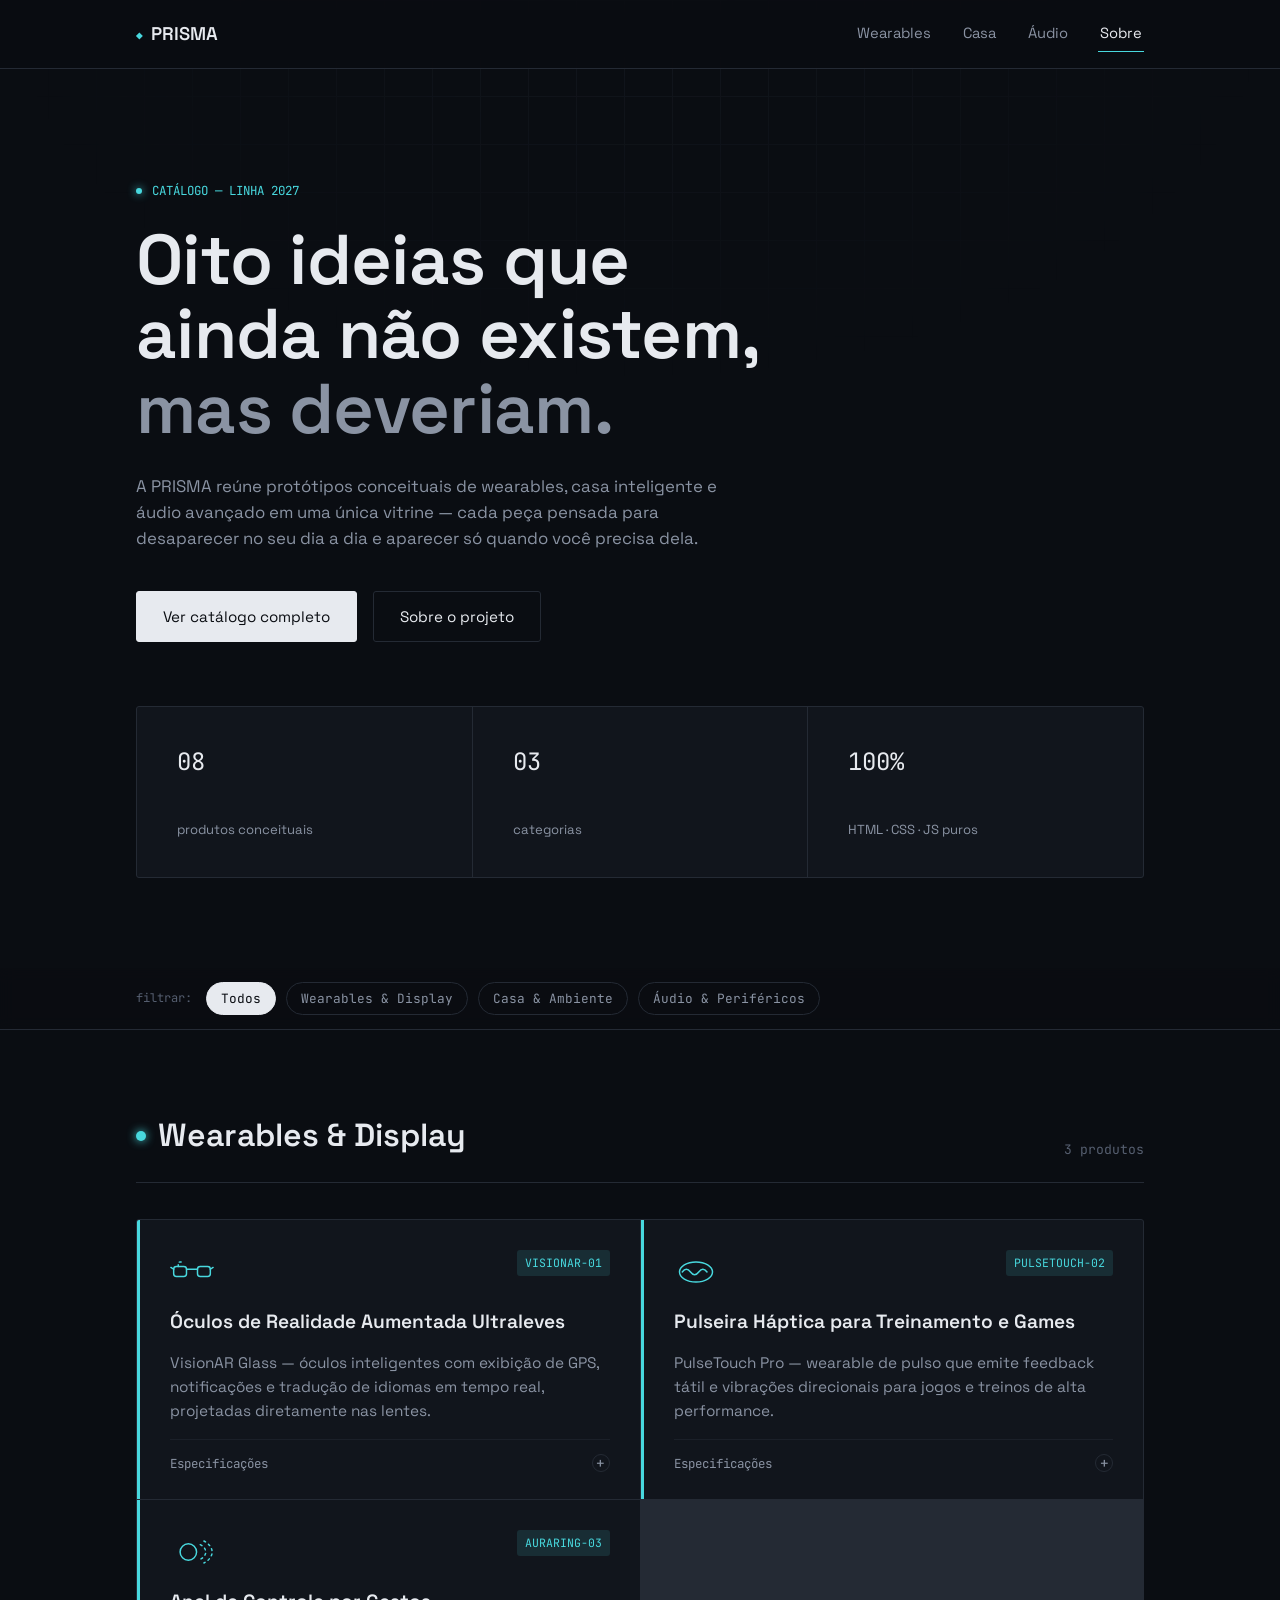
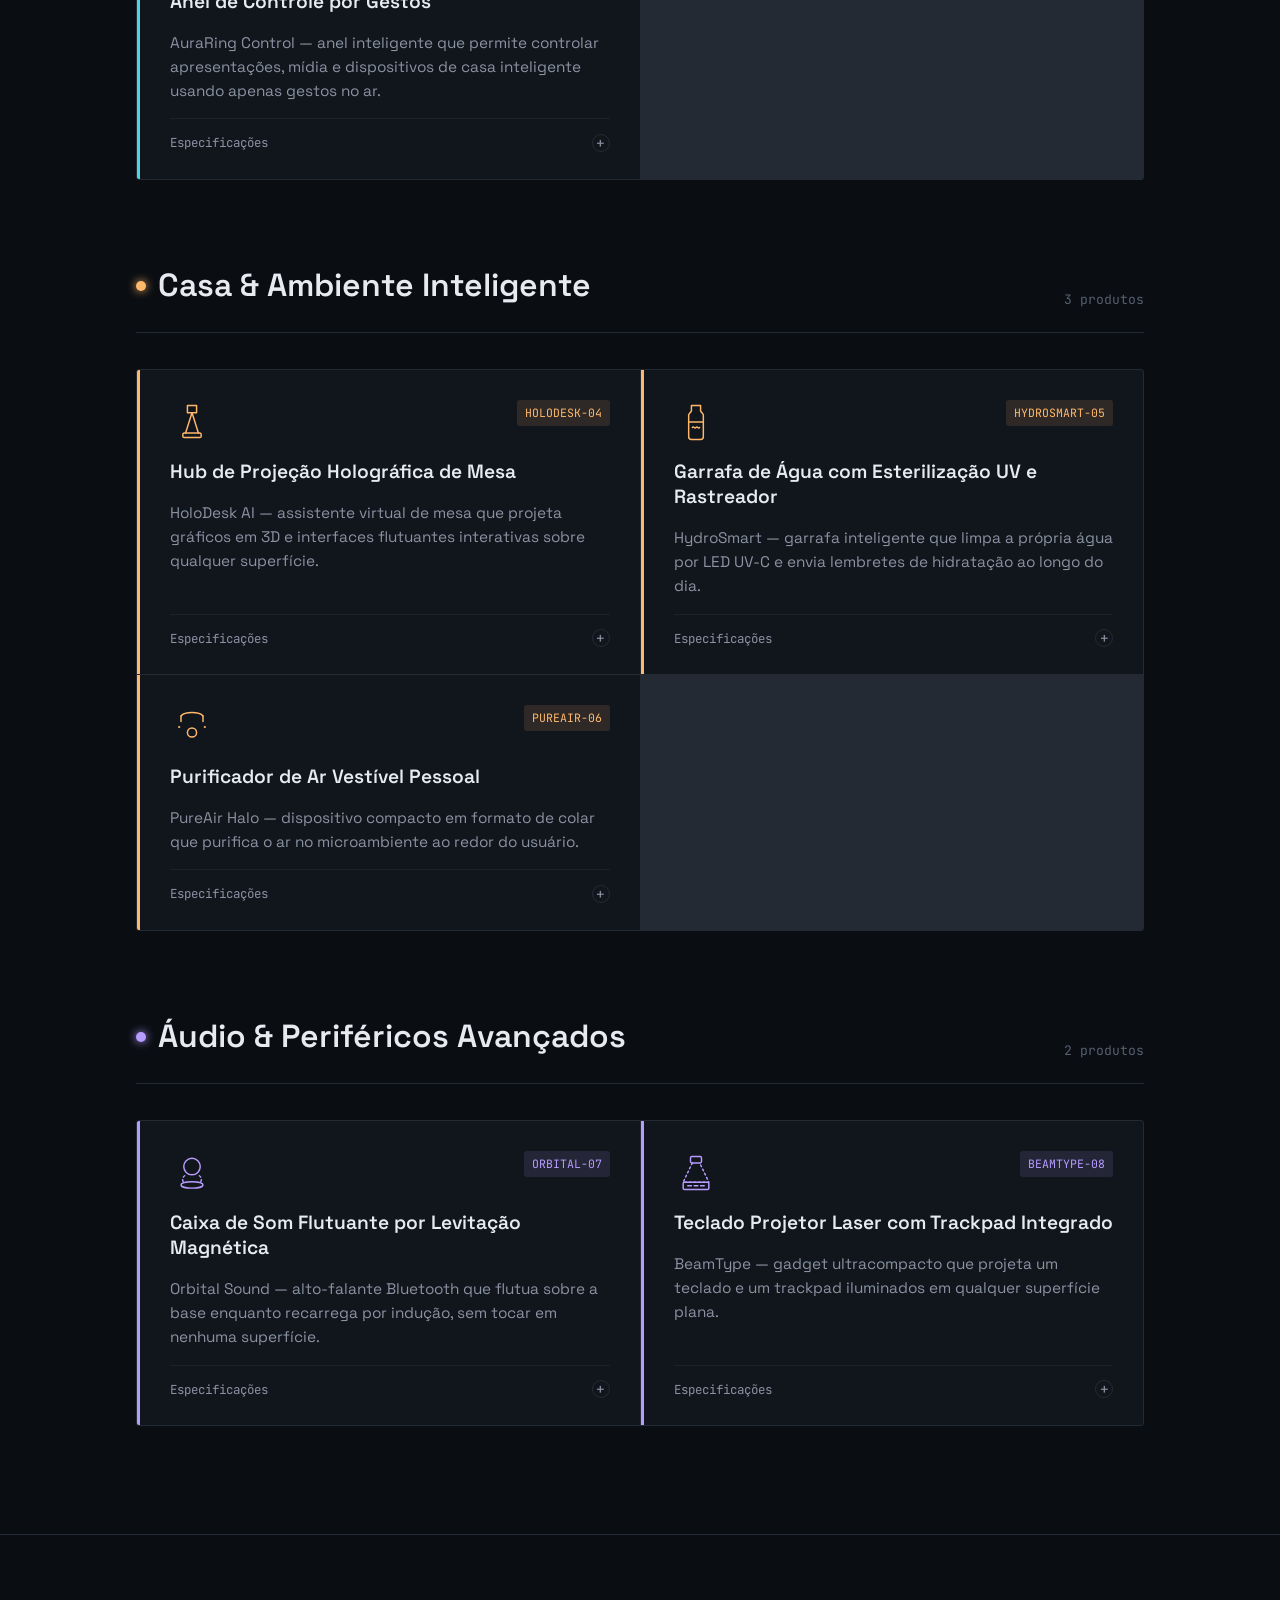
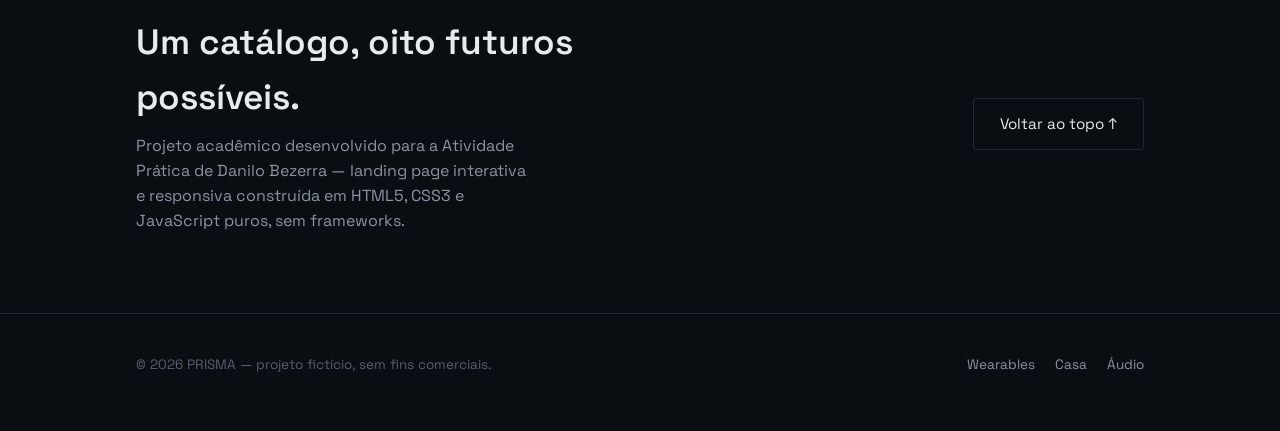
<file: index (1).html>
<!DOCTYPE html>
<html lang="pt-BR">
<head>
<meta charset="UTF-8">
<meta name="viewport" content="width=device-width, initial-scale=1.0">
<title>PRISMA — Catálogo de gadgets do futuro</title>
<meta name="description" content="PRISMA reúne wearables, casa inteligente e áudio avançado em um só catálogo. Landing page acadêmica desenvolvida em HTML, CSS e JavaScript puros.">
<link rel="preconnect" href="https://fonts.googleapis.com">
<link rel="preconnect" href="https://fonts.gstatic.com" crossorigin>
<link href="https://fonts.googleapis.com/css2?family=Space+Grotesk:wght@400;500;600;700&family=JetBrains+Mono:wght@400;500&display=swap" rel="stylesheet">
<link rel="stylesheet" href="style.css">
</head>
<body>

<div class="hud-grid" aria-hidden="true"></div>

<header class="site-header">
  <div class="wrap">
    <a href="#top" class="logo"><span class="mark">◆</span>PRISMA</a>
    <nav class="main-nav" id="main-nav">
      <a href="#wearables">Wearables</a>
      <a href="#casa">Casa</a>
      <a href="#audio">Áudio</a>
      <a href="#sobre">Sobre</a>
    </nav>
    <button class="nav-toggle" id="nav-toggle" aria-expanded="false" aria-controls="main-nav" aria-label="Abrir menu">
      <svg viewBox="0 0 24 24" fill="none" stroke="currentColor" stroke-width="1.8" stroke-linecap="round"><line x1="3" y1="6" x2="21" y2="6"/><line x1="3" y1="12" x2="21" y2="12"/><line x1="3" y1="18" x2="21" y2="18"/></svg>
    </button>
  </div>
</header>

<main id="top">

  <section class="hero">
    <div class="hero-scanline" aria-hidden="true"></div>
    <div class="wrap">
      <span class="hero-tag">CATÁLOGO — LINHA 2027</span>
      <h1>Oito ideias que ainda não existem, <em>mas deveriam.</em></h1>
      <p class="hero-sub">A PRISMA reúne protótipos conceituais de wearables, casa inteligente e áudio avançado em uma única vitrine — cada peça pensada para desaparecer no seu dia a dia e aparecer só quando você precisa dela.</p>
      <div class="hero-actions">
        <a href="#wearables" class="btn btn-primary">Ver catálogo completo</a>
        <a href="#sobre" class="btn btn-ghost">Sobre o projeto</a>
      </div>

      <div class="hero-meta">
        <div><div class="num">08</div><div class="lbl">produtos conceituais</div></div>
        <div><div class="num">03</div><div class="lbl">categorias</div></div>
        <div><div class="num">100%</div><div class="lbl">HTML · CSS · JS puros</div></div>
      </div>
    </div>
  </section>

  <div class="filter-bar">
    <div class="wrap">
      <span class="filter-label">filtrar:</span>
      <button class="chip is-active" data-filter="all">Todos</button>
      <button class="chip" data-filter="wearables">Wearables &amp; Display</button>
      <button class="chip" data-filter="casa">Casa &amp; Ambiente</button>
      <button class="chip" data-filter="audio">Áudio &amp; Periféricos</button>
    </div>
  </div>

  <!-- ===================== WEARABLES & DISPLAY ===================== -->
  <section class="category" id="wearables" data-cat="wearables">
    <div class="wrap">
      <div class="category-head">
        <h2><span class="dot"></span>Wearables &amp; Display</h2>
        <span class="category-count">3 produtos</span>
      </div>

      <div class="grid">

        <article class="card" data-cat="wearables">
          <div class="card-top">
            <svg class="card-icon" viewBox="0 0 48 48" fill="none" stroke="currentColor" stroke-width="1.6" stroke-linecap="round" stroke-linejoin="round">
              <rect x="4" y="18" width="14" height="11" rx="3"/>
              <rect x="30" y="18" width="14" height="11" rx="3"/>
              <path d="M18 21h12"/>
              <path d="M4 21 1 19"/>
              <path d="M44 21l3-2"/>
              <path d="M9 18v-3a2 2 0 0 1 2-2h3" stroke-dasharray="2 3"/>
            </svg>
            <span class="card-code">VISIONAR-01</span>
          </div>
          <h3>Óculos de Realidade Aumentada Ultraleves</h3>
          <p>VisionAR Glass — óculos inteligentes com exibição de GPS, notificações e tradução de idiomas em tempo real, projetadas diretamente nas lentes.</p>
          <details class="specs">
            <summary>Especificações <span class="plus">+</span></summary>
            <dl class="spec-list">
              <div><dt>peso</dt><dd>38 g</dd></div>
              <div><dt>autonomia</dt><dd>9 h de uso contínuo</dd></div>
              <div><dt>display</dt><dd>waveguide binocular</dd></div>
              <div><dt>conectividade</dt><dd>Wi-Fi 6E · BLE 5.4</dd></div>
            </dl>
          </details>
        </article>

        <article class="card" data-cat="wearables">
          <div class="card-top">
            <svg class="card-icon" viewBox="0 0 48 48" fill="none" stroke="currentColor" stroke-width="1.6" stroke-linecap="round" stroke-linejoin="round">
              <ellipse cx="24" cy="24" rx="18" ry="11"/>
              <path d="M9 24c3-4 6-4 9 0s6 4 9 0 6-4 9 0" stroke-dasharray="0"/>
            </svg>
            <span class="card-code">PULSETOUCH-02</span>
          </div>
          <h3>Pulseira Háptica para Treinamento e Games</h3>
          <p>PulseTouch Pro — wearable de pulso que emite feedback tátil e vibrações direcionais para jogos e treinos de alta performance.</p>
          <details class="specs">
            <summary>Especificações <span class="plus">+</span></summary>
            <dl class="spec-list">
              <div><dt>peso</dt><dd>26 g</dd></div>
              <div><dt>autonomia</dt><dd>14 h de treino ativo</dd></div>
              <div><dt>atuadores</dt><dd>6 pontos hápticos</dd></div>
              <div><dt>resistência</dt><dd>IP68</dd></div>
            </dl>
          </details>
        </article>

        <article class="card" data-cat="wearables">
          <div class="card-top">
            <svg class="card-icon" viewBox="0 0 48 48" fill="none" stroke="currentColor" stroke-width="1.6" stroke-linecap="round" stroke-linejoin="round">
              <circle cx="20" cy="24" r="9"/>
              <path d="M33 16c4 2 6 5 6 8s-2 6-6 8" stroke-dasharray="2 4"/>
              <path d="M37 12c6 3 9 8 9 12s-3 9-9 12" stroke-dasharray="2 4"/>
            </svg>
            <span class="card-code">AURARING-03</span>
          </div>
          <h3>Anel de Controle por Gestos</h3>
          <p>AuraRing Control — anel inteligente que permite controlar apresentações, mídia e dispositivos de casa inteligente usando apenas gestos no ar.</p>
          <details class="specs">
            <summary>Especificações <span class="plus">+</span></summary>
            <dl class="spec-list">
              <div><dt>peso</dt><dd>4 g</dd></div>
              <div><dt>autonomia</dt><dd>5 dias em standby</dd></div>
              <div><dt>sensor</dt><dd>IMU 9 eixos</dd></div>
              <div><dt>tamanhos</dt><dd>6 aros disponíveis</dd></div>
            </dl>
          </details>
        </article>

      </div>
    </div>
  </section>

  <!-- ===================== CASA & AMBIENTE ===================== -->
  <section class="category" id="casa" data-cat="casa">
    <div class="wrap">
      <div class="category-head">
        <h2><span class="dot"></span>Casa &amp; Ambiente Inteligente</h2>
        <span class="category-count">3 produtos</span>
      </div>

      <div class="grid">

        <article class="card" data-cat="casa">
          <div class="card-top">
            <svg class="card-icon" viewBox="0 0 48 48" fill="none" stroke="currentColor" stroke-width="1.6" stroke-linecap="round" stroke-linejoin="round">
              <rect x="14" y="36" width="20" height="5" rx="1.5"/>
              <path d="M17 36 24 14l7 22"/>
              <rect x="19" y="6" width="10" height="8" transform="rotate(0 24 10)"/>
            </svg>
            <span class="card-code">HOLODESK-04</span>
          </div>
          <h3>Hub de Projeção Holográfica de Mesa</h3>
          <p>HoloDesk AI — assistente virtual de mesa que projeta gráficos em 3D e interfaces flutuantes interativas sobre qualquer superfície.</p>
          <details class="specs">
            <summary>Especificações <span class="plus">+</span></summary>
            <dl class="spec-list">
              <div><dt>projeção</dt><dd>até 40 cm de altura</dd></div>
              <div><dt>autonomia</dt><dd>cabo ou 3 h em bateria</dd></div>
              <div><dt>assistente</dt><dd>voz + gestos</dd></div>
              <div><dt>conectividade</dt><dd>Wi-Fi · Bluetooth</dd></div>
            </dl>
          </details>
        </article>

        <article class="card" data-cat="casa">
          <div class="card-top">
            <svg class="card-icon" viewBox="0 0 48 48" fill="none" stroke="currentColor" stroke-width="1.6" stroke-linecap="round" stroke-linejoin="round">
              <path d="M19 6h10v6l3 4v24a3 3 0 0 1-3 3H19a3 3 0 0 1-3-3V16l3-4z"/>
              <path d="M16 24h16"/>
              <path d="M20 30c1.5-2 2.5 2 4 0s2.5 2 4 0" />
            </svg>
            <span class="card-code">HYDROSMART-05</span>
          </div>
          <h3>Garrafa de Água com Esterilização UV e Rastreador</h3>
          <p>HydroSmart — garrafa inteligente que limpa a própria água por LED UV-C e envia lembretes de hidratação ao longo do dia.</p>
          <details class="specs">
            <summary>Especificações <span class="plus">+</span></summary>
            <dl class="spec-list">
              <div><dt>capacidade</dt><dd>600 ml</dd></div>
              <div><dt>esterilização</dt><dd>ciclo UV-C de 60 s</dd></div>
              <div><dt>autonomia</dt><dd>30 ciclos por carga</dd></div>
              <div><dt>app</dt><dd>lembretes de hidratação</dd></div>
            </dl>
          </details>
        </article>

        <article class="card" data-cat="casa">
          <div class="card-top">
            <svg class="card-icon" viewBox="0 0 48 48" fill="none" stroke="currentColor" stroke-width="1.6" stroke-linecap="round" stroke-linejoin="round">
              <path d="M12 12c4-5 20-5 24 0" />
              <circle cx="24" cy="30" r="5"/>
              <path d="M12 12v6" /><path d="M36 12v6" />
              <circle cx="10" cy="24" r="1.2" fill="currentColor" stroke="none"/>
              <circle cx="38" cy="24" r="1.2" fill="currentColor" stroke="none"/>
            </svg>
            <span class="card-code">PUREAIR-06</span>
          </div>
          <h3>Purificador de Ar Vestível Pessoal</h3>
          <p>PureAir Halo — dispositivo compacto em formato de colar que purifica o ar no microambiente ao redor do usuário.</p>
          <details class="specs">
            <summary>Especificações <span class="plus">+</span></summary>
            <dl class="spec-list">
              <div><dt>peso</dt><dd>32 g</dd></div>
              <div><dt>autonomia</dt><dd>8 h de filtragem</dd></div>
              <div><dt>filtro</dt><dd>íon + carvão ativado</dd></div>
              <div><dt>ruído</dt><dd>abaixo de 28 dB</dd></div>
            </dl>
          </details>
        </article>

      </div>
    </div>
  </section>

  <!-- ===================== ÁUDIO & PERIFÉRICOS ===================== -->
  <section class="category" id="audio" data-cat="audio">
    <div class="wrap">
      <div class="category-head">
        <h2><span class="dot"></span>Áudio &amp; Periféricos Avançados</h2>
        <span class="category-count">2 produtos</span>
      </div>

      <div class="grid">

        <article class="card" data-cat="audio">
          <div class="card-top">
            <svg class="card-icon" viewBox="0 0 48 48" fill="none" stroke="currentColor" stroke-width="1.6" stroke-linecap="round" stroke-linejoin="round">
              <circle cx="24" cy="17" r="9"/>
              <ellipse cx="24" cy="37" rx="12" ry="3.5"/>
              <path d="M16 27c-3 2-3 6 0 8" stroke-dasharray="2 3"/>
              <path d="M32 27c3 2 3 6 0 8" stroke-dasharray="2 3"/>
            </svg>
            <span class="card-code">ORBITAL-07</span>
          </div>
          <h3>Caixa de Som Flutuante por Levitação Magnética</h3>
          <p>Orbital Sound — alto-falante Bluetooth que flutua sobre a base enquanto recarrega por indução, sem tocar em nenhuma superfície.</p>
          <details class="specs">
            <summary>Especificações <span class="plus">+</span></summary>
            <dl class="spec-list">
              <div><dt>potência</dt><dd>20 W RMS</dd></div>
              <div><dt>autonomia</dt><dd>10 h flutuando</dd></div>
              <div><dt>recarga</dt><dd>indução magnética</dd></div>
              <div><dt>conectividade</dt><dd>Bluetooth 5.3</dd></div>
            </dl>
          </details>
        </article>

        <article class="card" data-cat="audio">
          <div class="card-top">
            <svg class="card-icon" viewBox="0 0 48 48" fill="none" stroke="currentColor" stroke-width="1.6" stroke-linecap="round" stroke-linejoin="round">
              <rect x="18" y="6" width="12" height="7" rx="1.5"/>
              <path d="M20 13 10 34h28L28 13" stroke-dasharray="2 3"/>
              <rect x="10" y="34" width="28" height="8" rx="1.5"/>
              <path d="M15 38h4M22 38h4M29 38h4" />
            </svg>
            <span class="card-code">BEAMTYPE-08</span>
          </div>
          <h3>Teclado Projetor Laser com Trackpad Integrado</h3>
          <p>BeamType — gadget ultracompacto que projeta um teclado e um trackpad iluminados em qualquer superfície plana.</p>
          <details class="specs">
            <summary>Especificações <span class="plus">+</span></summary>
            <dl class="spec-list">
              <div><dt>peso</dt><dd>78 g</dd></div>
              <div><dt>autonomia</dt><dd>6 h de digitação</dd></div>
              <div><dt>projeção</dt><dd>laser infravermelho</dd></div>
              <div><dt>conectividade</dt><dd>Bluetooth · USB-C</dd></div>
            </dl>
          </details>
        </article>

      </div>
    </div>
  </section>

  <section class="cta-band" id="sobre">
    <div class="wrap">
      <div>
        <h2>Um catálogo, oito futuros possíveis.</h2>
        <p>Projeto acadêmico desenvolvido para a Atividade Prática de Danilo Bezerra — landing page interativa e responsiva construída em HTML5, CSS3 e JavaScript puros, sem frameworks.</p>
      </div>
      <a href="#top" class="btn btn-ghost">Voltar ao topo ↑</a>
    </div>
  </section>

</main>

<footer>
  <div class="wrap">
    <span>© <span id="year"></span> PRISMA — projeto fictício, sem fins comerciais.</span>
    <div class="foot-links">
      <a href="#wearables">Wearables</a>
      <a href="#casa">Casa</a>
      <a href="#audio">Áudio</a>
    </div>
  </div>
</footer>

<script src="script.js"></script>
</body>
</html>
</file>
<file: style.css>
/* ==========================================================================
   PRISMA — Catálogo de gadgets do futuro
   Token system
   ========================================================================== */

:root{
  --bg: #0A0D12;
  --bg-soft: #0D1117;
  --panel: #11151C;
  --panel-2: #161B23;
  --line: #242A34;
  --line-soft: #1B2029;

  --text: #E7EAEF;
  --text-dim: #8A93A3;
  --text-faint: #565F70;

  --wear: #48D8DE;
  --wear-dim: rgba(72, 216, 222, 0.12);
  --home: #FFB86B;
  --home-dim: rgba(255, 184, 108, 0.12);
  --audio: #B79CFF;
  --audio-dim: rgba(183, 156, 255, 0.12);

  --radius: 3px;
  --maxw: 1120px;
  --gutter: clamp(20px, 5vw, 56px);

  --font-display: 'Space Grotesk', 'Segoe UI', sans-serif;
  --font-mono: 'JetBrains Mono', 'Courier New', monospace;

  --ease: cubic-bezier(0.22, 1, 0.36, 1);
}

@media (prefers-reduced-motion: reduce){
  *, *::before, *::after{
    animation-duration: 0.001ms !important;
    animation-iteration-count: 1 !important;
    transition-duration: 0.001ms !important;
    scroll-behavior: auto !important;
  }
}

/* ---------- Reset ---------- */
*, *::before, *::after{ box-sizing: border-box; }
html{ scroll-behavior: smooth; }
body{
  margin: 0;
  background: var(--bg);
  color: var(--text);
  font-family: var(--font-display);
  font-size: 16px;
  line-height: 1.55;
  -webkit-font-smoothing: antialiased;
}
img, svg{ display:block; max-width: 100%; }
a{ color: inherit; }
h1,h2,h3,p,dl,dd,dt{ margin: 0; }
ul{ margin:0; padding:0; list-style:none; }
button{ font-family: inherit; }

:focus-visible{
  outline: 2px solid var(--wear);
  outline-offset: 3px;
}

.wrap{
  max-width: var(--maxw);
  margin: 0 auto;
  padding-inline: var(--gutter);
}

/* ---------- Background grid ---------- */
.hud-grid{
  position: fixed;
  inset: 0;
  z-index: -1;
  background-image:
    linear-gradient(var(--line-soft) 1px, transparent 1px),
    linear-gradient(90deg, var(--line-soft) 1px, transparent 1px);
  background-size: 48px 48px;
  mask-image: radial-gradient(ellipse 70% 60% at 50% 0%, black 0%, transparent 70%);
  opacity: 0.55;
}

/* ---------- Header ---------- */
.site-header{
  position: sticky;
  top: 0;
  z-index: 50;
  backdrop-filter: blur(10px);
  background: rgba(10, 13, 18, 0.82);
  border-bottom: 1px solid var(--line);
}
.site-header .wrap{
  display: flex;
  align-items: center;
  justify-content: space-between;
  height: 68px;
}
.logo{
  font-weight: 600;
  font-size: 1.15rem;
  letter-spacing: 0.01em;
  text-decoration: none;
  display: flex;
  align-items: baseline;
  gap: 0.4em;
}
.logo .mark{
  font-family: var(--font-mono);
  font-size: 0.7rem;
  color: var(--wear);
}

.main-nav{
  display: flex;
  gap: 28px;
}
.main-nav a{
  text-decoration: none;
  color: var(--text-dim);
  font-size: 0.92rem;
  padding: 6px 2px;
  border-bottom: 1px solid transparent;
  transition: color 0.2s var(--ease), border-color 0.2s var(--ease);
}
.main-nav a:hover{ color: var(--text); }
.main-nav a.active{
  color: var(--text);
  border-bottom-color: var(--wear);
}

.nav-toggle{
  display: none;
  background: none;
  border: 1px solid var(--line);
  border-radius: var(--radius);
  width: 40px;
  height: 40px;
  color: var(--text);
  cursor: pointer;
  align-items: center;
  justify-content: center;
}
.nav-toggle svg{ width: 18px; height: 18px; }

/* ---------- Hero ---------- */
.hero{
  position: relative;
  padding-top: clamp(64px, 12vh, 128px);
  padding-bottom: clamp(56px, 10vh, 96px);
  overflow: hidden;
}
.hero-tag{
  font-family: var(--font-mono);
  font-size: 0.78rem;
  color: var(--wear);
  margin-bottom: 22px;
  display: inline-flex;
  align-items: center;
  gap: 10px;
}
.hero-tag::before{
  content: "";
  width: 6px;
  height: 6px;
  background: var(--wear);
  border-radius: 50%;
  box-shadow: 0 0 8px var(--wear);
}
.hero h1{
  font-size: clamp(2.4rem, 5.6vw, 4.4rem);
  font-weight: 600;
  line-height: 1.06;
  letter-spacing: -0.01em;
  max-width: 15ch;
}
.hero h1 em{
  font-style: normal;
  color: var(--text-dim);
}
.hero-sub{
  margin-top: 26px;
  max-width: 56ch;
  color: var(--text-dim);
  font-size: 1.05rem;
}
.hero-actions{
  margin-top: 40px;
  display: flex;
  gap: 16px;
  flex-wrap: wrap;
  align-items: center;
}
.btn{
  font-family: var(--font-display);
  font-size: 0.95rem;
  padding: 13px 26px;
  border-radius: var(--radius);
  border: 1px solid var(--line);
  background: transparent;
  color: var(--text);
  cursor: pointer;
  text-decoration: none;
  display: inline-flex;
  align-items: center;
  gap: 10px;
  transition: border-color 0.2s var(--ease), background 0.2s var(--ease);
}
.btn-primary{
  background: var(--text);
  color: var(--bg);
  border-color: var(--text);
}
.btn-primary:hover{ background: var(--wear); border-color: var(--wear); }
.btn-ghost:hover{ border-color: var(--text-dim); }

.hero-scanline{
  position: absolute;
  left: 0; right: 0;
  top: 0;
  height: 2px;
  background: linear-gradient(90deg, transparent, var(--wear), transparent);
  opacity: 0.9;
  animation: scan 2.2s var(--ease) 0.2s 1 both;
}
@keyframes scan{
  0%   { transform: translateY(0);    opacity: 0; }
  8%   { opacity: 1; }
  100% { transform: translateY(420px); opacity: 0; }
}

.hero-meta{
  margin-top: 64px;
  display: grid;
  grid-template-columns: repeat(3, 1fr);
  gap: 1px;
  background: var(--line);
  border: 1px solid var(--line);
  border-radius: var(--radius);
  overflow: hidden;
}
.hero-meta div{
  background: var(--panel);
  padding: 18px 20px;
}
.hero-meta .num{
  font-family: var(--font-mono);
  font-size: 1.5rem;
  color: var(--text);
}
.hero-meta .lbl{
  font-size: 0.82rem;
  color: var(--text-dim);
  margin-top: 4px;
}

/* ---------- Filter bar ---------- */
.filter-bar{
  position: sticky;
  top: 68px;
  z-index: 40;
  background: rgba(10, 13, 18, 0.9);
  backdrop-filter: blur(8px);
  border-bottom: 1px solid var(--line);
  padding: 14px 0;
}
.filter-bar .wrap{
  display: flex;
  gap: 10px;
  flex-wrap: wrap;
  align-items: center;
}
.filter-label{
  font-family: var(--font-mono);
  font-size: 0.75rem;
  color: var(--text-faint);
  margin-right: 4px;
}
.chip{
  font-family: var(--font-mono);
  font-size: 0.8rem;
  padding: 7px 14px;
  border-radius: 999px;
  border: 1px solid var(--line);
  background: transparent;
  color: var(--text-dim);
  cursor: pointer;
  transition: all 0.18s var(--ease);
}
.chip:hover{ color: var(--text); border-color: var(--text-dim); }
.chip.is-active{
  color: var(--bg);
  background: var(--text);
  border-color: var(--text);
}
.chip[data-filter="wearables"].is-active{ background: var(--wear); border-color: var(--wear); }
.chip[data-filter="casa"].is-active{ background: var(--home); border-color: var(--home); }
.chip[data-filter="audio"].is-active{ background: var(--audio); border-color: var(--audio); }

/* ---------- Category sections ---------- */
.category{
  padding-top: clamp(56px, 9vh, 96px);
  scroll-margin-top: 130px;
}
.category-head{
  display: flex;
  align-items: flex-end;
  justify-content: space-between;
  gap: 24px;
  border-bottom: 1px solid var(--line);
  padding-bottom: 22px;
  margin-bottom: 36px;
  flex-wrap: wrap;
}
.category-head h2{
  font-size: clamp(1.5rem, 3vw, 2rem);
  font-weight: 600;
  display: flex;
  align-items: center;
  gap: 12px;
}
.category-head h2 .dot{
  width: 10px; height: 10px;
  border-radius: 50%;
  flex: none;
}
.category[data-cat="wearables"] .dot{ background: var(--wear); box-shadow: 0 0 10px var(--wear); }
.category[data-cat="casa"] .dot{ background: var(--home); box-shadow: 0 0 10px var(--home); }
.category[data-cat="audio"] .dot{ background: var(--audio); box-shadow: 0 0 10px var(--audio); }

.category-count{
  font-family: var(--font-mono);
  font-size: 0.82rem;
  color: var(--text-faint);
}

/* ---------- Product cards ---------- */
.grid{
  display: grid;
  grid-template-columns: repeat(2, 1fr);
  gap: 1px;
  background: var(--line);
  border: 1px solid var(--line);
  border-radius: var(--radius);
  overflow: hidden;
}
.card{
  background: var(--panel);
  padding: 30px 30px 26px;
  border-left: 3px solid transparent;
  display: flex;
  flex-direction: column;
  gap: 16px;
}
.category[data-cat="wearables"] .card{ border-left-color: var(--wear); }
.category[data-cat="casa"] .card{ border-left-color: var(--home); }
.category[data-cat="audio"] .card{ border-left-color: var(--audio); }

.card-top{
  display: flex;
  align-items: flex-start;
  justify-content: space-between;
  gap: 16px;
}
.card-icon{
  width: 44px; height: 44px;
  flex: none;
}
.category[data-cat="wearables"] .card-icon{ color: var(--wear); }
.category[data-cat="casa"] .card-icon{ color: var(--home); }
.category[data-cat="audio"] .card-icon{ color: var(--audio); }

.card-code{
  font-family: var(--font-mono);
  font-size: 0.72rem;
  padding: 4px 8px;
  border-radius: var(--radius);
  white-space: nowrap;
}
.category[data-cat="wearables"] .card-code{ color: var(--wear); background: var(--wear-dim); }
.category[data-cat="casa"] .card-code{ color: var(--home); background: var(--home-dim); }
.category[data-cat="audio"] .card-code{ color: var(--audio); background: var(--audio-dim); }

.card h3{
  font-size: 1.2rem;
  font-weight: 600;
  line-height: 1.3;
}
.card p{
  color: var(--text-dim);
  font-size: 0.96rem;
}

.specs{
  margin-top: auto;
  border-top: 1px solid var(--line-soft);
  padding-top: 14px;
}
.specs summary{
  cursor: pointer;
  list-style: none;
  display: flex;
  align-items: center;
  justify-content: space-between;
  font-family: var(--font-mono);
  font-size: 0.78rem;
  color: var(--text-dim);
}
.specs summary::-webkit-details-marker{ display:none; }
.specs summary .plus{
  width: 18px; height: 18px;
  border: 1px solid var(--line);
  border-radius: 50%;
  display: flex; align-items: center; justify-content: center;
  font-size: 0.9rem;
  transition: transform 0.2s var(--ease);
  flex: none;
}
.specs[open] summary .plus{ transform: rotate(45deg); }
.specs:hover summary{ color: var(--text); }

.spec-list{
  margin-top: 14px;
  display: grid;
  grid-template-columns: 1fr 1fr;
  gap: 10px 18px;
}
.spec-list dt{
  font-family: var(--font-mono);
  font-size: 0.7rem;
  color: var(--text-faint);
  text-transform: lowercase;
}
.spec-list dd{
  margin: 2px 0 0;
  font-size: 0.88rem;
}

/* ---------- CTA band ---------- */
.cta-band{
  margin-top: clamp(72px, 12vh, 128px);
  padding: clamp(48px, 8vw, 80px) 0;
  border-top: 1px solid var(--line);
  border-bottom: 1px solid var(--line);
}
.cta-band .wrap{
  display: flex;
  align-items: center;
  justify-content: space-between;
  gap: 32px;
  flex-wrap: wrap;
}
.cta-band h2{
  font-size: clamp(1.5rem, 3.4vw, 2.2rem);
  font-weight: 600;
  max-width: 20ch;
}
.cta-band p{
  color: var(--text-dim);
  margin-top: 10px;
  max-width: 40ch;
}

/* ---------- Footer ---------- */
footer{
  padding: 40px 0 56px;
}
footer .wrap{
  display: flex;
  justify-content: space-between;
  align-items: center;
  flex-wrap: wrap;
  gap: 16px;
  color: var(--text-faint);
  font-size: 0.85rem;
}
footer .foot-links{
  display: flex;
  gap: 20px;
}
footer a{ text-decoration: none; color: var(--text-dim); }
footer a:hover{ color: var(--text); }

/* ---------- Responsive ---------- */
@media (max-width: 860px){
  .grid{ grid-template-columns: 1fr; }
  .hero-meta{ grid-template-columns: 1fr; }
}

@media (max-width: 720px){
  .main-nav{
    position: fixed;
    inset: 68px 0 auto 0;
    background: var(--bg);
    border-bottom: 1px solid var(--line);
    flex-direction: column;
    padding: 8px var(--gutter) 20px;
    gap: 4px;
    transform: translateY(-8px);
    opacity: 0;
    pointer-events: none;
    transition: opacity 0.2s var(--ease), transform 0.2s var(--ease);
  }
  .main-nav.is-open{
    opacity: 1;
    transform: translateY(0);
    pointer-events: auto;
  }
  .main-nav a{ padding: 12px 0; border-bottom: 1px solid var(--line-soft); }
  .nav-toggle{ display: flex; }
  .cta-band .wrap{ flex-direction: column; align-items: flex-start; }
}
</file>
